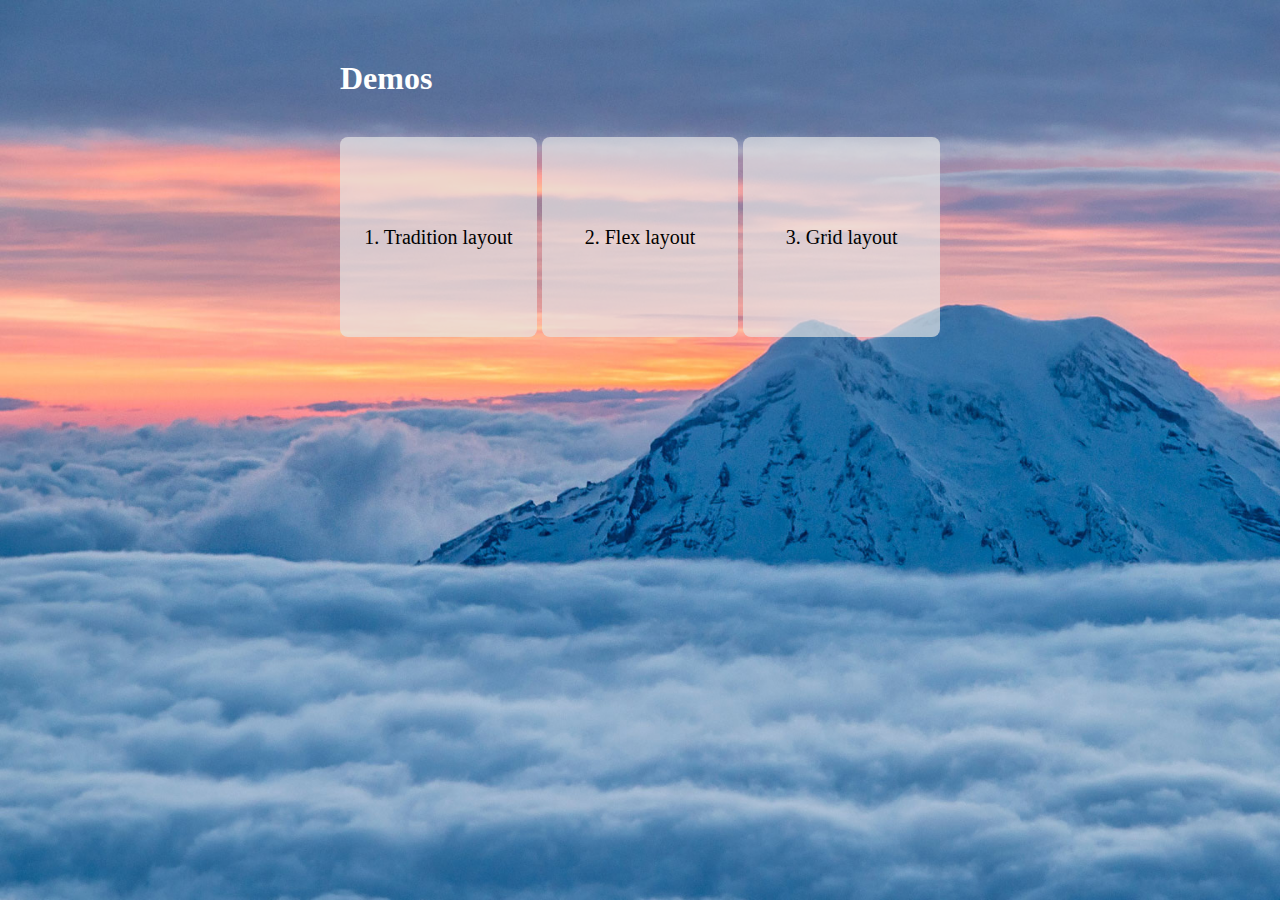
<file: index.html>
<!DOCTYPE html>
<html lang="zh-cn">
<head>
	<meta charset="UTF-8">
    <meta name="viewport" content="width=device-width, initial-scale=1.0">
    <title>N-index Github Pages</title>
    <link rel="stylesheet" href="css/index.css">
</head>
<body>
<div class="container">
	<h1>Demos</h1>
    <div class="demos">
        <a href="demo-1.html" class="demos__item" target="_blank">1. Tradition layout</a>
        <a href="demo-2.html" class="demos__item" target="_blank">2. Flex layout</a>
        <a href="demo-3.html" class="demos__item" target="_blank">3. Grid layout</a>
    </div>
</div>
</body>
</html>
</file>
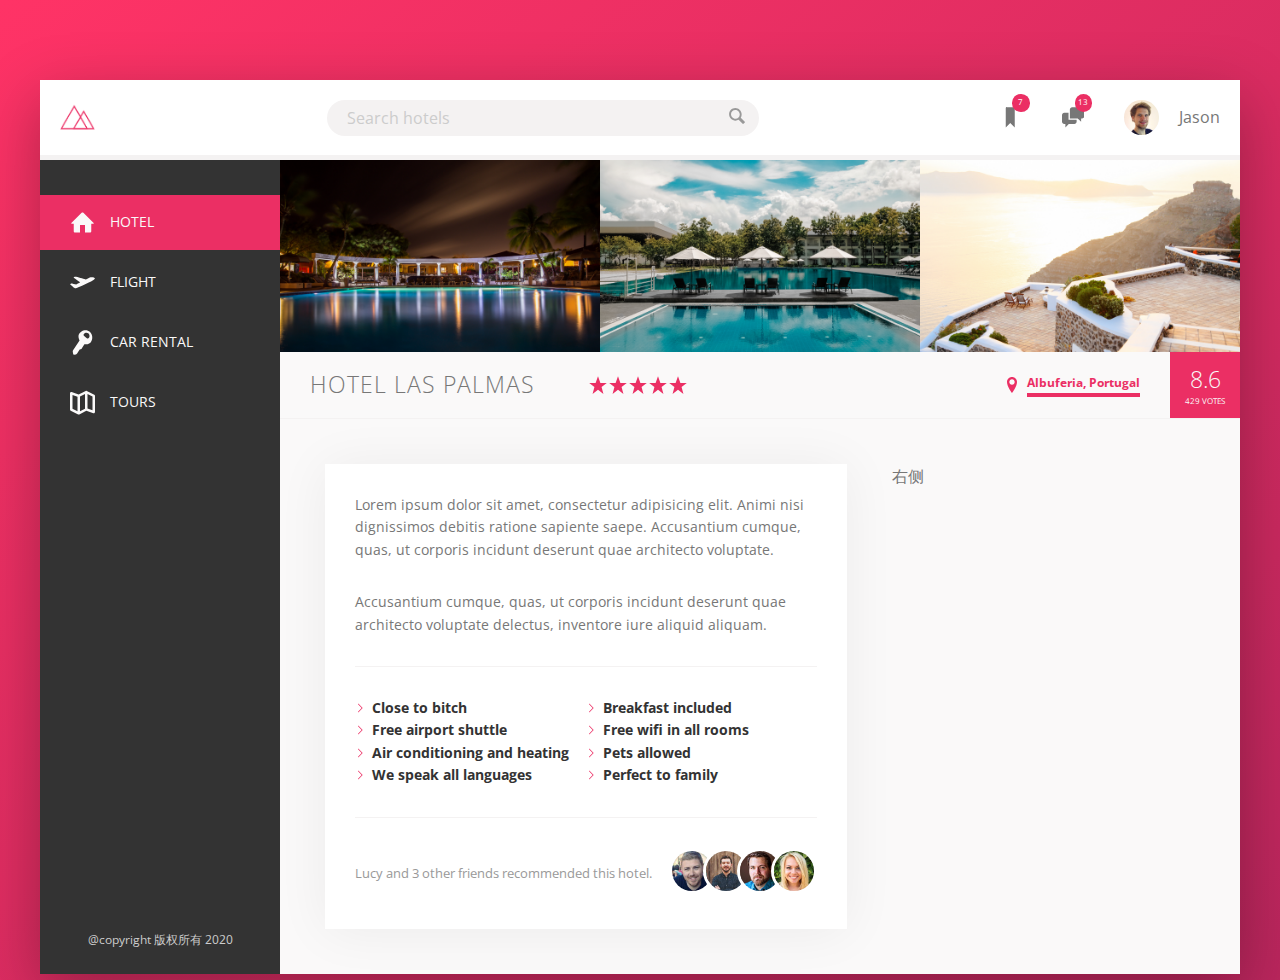
<file: demo-2.html>
<!DOCTYPE html>
<html lang="en">
<head>
    <meta charset="UTF-8">
    <meta name="viewport" content="width=device-width, initial-scale=1.0">

    <link href="https://fonts.googleapis.com/css?family=Open+Sans:300,400,600" rel="stylesheet">
    <link rel="stylesheet" href="css/demo-2.css">
    <link rel="shortcut icon" type="image/png" href="img/demo-2/favicon.png">

    <title>trillo &mdash; Your all-in-one booking app</title>
</head>
<body>
<div class="container">
    <header class="header">
        <img src="img/demo-2/favicon.png" alt="trillo logo" class="logo">

        <form action="#" class="search">
            <input type="text" class="search__input" placeholder="Search hotels">
            <button class="search__button">
                <svg class="search__icon">
                    <use xlink:href="img/demo-2/sprite.svg#icon-magnifying-glass"></use>
                </svg>
            </button>
        </form>

        <nav class="user-nav">
            <div class="user-nav__icon-box">
                <svg class="user-nav__icon">
                    <use xlink:href="img/demo-2/sprite.svg#icon-bookmark"></use>
                </svg>
                <span class="user-nav__notification">7</span>
            </div>

            <div class="user-nav__icon-box">
                <svg class="user-nav__icon">
                    <use xlink:href="img/demo-2/sprite.svg#icon-chat"></use>
                </svg>
                <span class="user-nav__notification">13</span>
            </div>

            <div class="user-nav__user">
                <img src="img/demo-2/user.jpg" alt="user.jpg" class="user-nav__user-photo">
                <span class="user-nav__user-name">Jason</span>
            </div>
        </nav>
    </header>

    <div class="content">
        <nav class="sidebar">
            <ul class="side-nav">
                <li class="side-nav__item side-nav__item--active">
                    <a href="#" class="side-nav__link">
                        <svg class="side-nav__icon">
                            <use xlink:href="img/demo-2/sprite.svg#icon-home"></use>
                        </svg>
                        Hotel
                    </a>
                </li>

                <li class="side-nav__item">
                    <a href="#" class="side-nav__link">
                        <svg class="side-nav__icon">
                            <use xlink:href="img/demo-2/sprite.svg#icon-aircraft-take-off"></use>
                        </svg>
                        Flight
                    </a>
                </li>

                <li class="side-nav__item">
                    <a href="#" class="side-nav__link">
                        <svg class="side-nav__icon">
                            <use xlink:href="img/demo-2/sprite.svg#icon-key"></use>
                        </svg>
                        Car rental
                    </a>
                </li>

                <li class="side-nav__item">
                    <a href="#" class="side-nav__link">
                        <svg class="side-nav__icon">
                            <use xlink:href="img/demo-2/sprite.svg#icon-map"></use>
                        </svg>
                        Tours
                    </a>
                </li>
            </ul>

            <div class="license">@copyright 版权所有 2020</div>
        </nav>
        <main class="hotel-view">
            <div class="gallery">
                <figure class="gallery__item">
                    <img src="img/demo-2/hotel-1.jpg" alt="hotel 1" class="gallery__photo">
                </figure>
                <figure class="gallery__item">
                    <img src="img/demo-2/hotel-2.jpg" alt="hotel 2" class="gallery__photo">
                </figure><figure class="gallery__item">
                <img src="img/demo-2/hotel-3.jpg" alt="hotel 3" class="gallery__photo">
            </figure>
            </div>

            <div class="overview">
                <span class="overview__title">HOTEL LAS PALMAS</span>
                <div class="overview__rating">
                    <svg class="overview__rating-icon">
                        <use xlink:href="img/demo-2/sprite.svg#icon-star"></use>
                    </svg>
                    <svg class="overview__rating-icon">
                        <use xlink:href="img/demo-2/sprite.svg#icon-star"></use>
                    </svg>
                    <svg class="overview__rating-icon">
                        <use xlink:href="img/demo-2/sprite.svg#icon-star"></use>
                    </svg>
                    <svg class="overview__rating-icon">
                        <use xlink:href="img/demo-2/sprite.svg#icon-star"></use>
                    </svg>
                    <svg class="overview__rating-icon">
                        <use xlink:href="img/demo-2/sprite.svg#icon-star"></use>
                    </svg>
                </div>
                <div class="overview__location">
                    <svg class="overview__location-icon">
                        <use xlink:href="img/demo-2/sprite.svg#icon-location-pin"></use>
                    </svg>
                    <span class="overview__location-text">
                                Albuferia, Portugal
                            </span>
                </div>
                <div class="overview__score">
                    <span class="overview__score-number">8.6</span>
                    <span class="overview__score-vote">429 VOTES</span>
                </div>
            </div>

            <div class="detail">
                <div class="description">
                    <p class="paragraph">Lorem ipsum dolor sit amet, consectetur adipisicing elit. Animi nisi dignissimos debitis ratione sapiente saepe. Accusantium cumque, quas, ut corporis incidunt deserunt quae architecto voluptate.</p>
                    <p class="paragraph">Accusantium cumque, quas, ut corporis incidunt deserunt quae architecto voluptate delectus, inventore iure aliquid aliquam.</p>
                    <ul class="list">
                        <li class="list__item">Close to bitch</li>
                        <li class="list__item">Breakfast included</li>
                        <li class="list__item">Free airport shuttle</li>
                        <li class="list__item">Free wifi in all rooms</li>
                        <li class="list__item">Air conditioning and heating</li>
                        <li class="list__item">Pets allowed</li>
                        <li class="list__item">We speak all languages</li>
                        <li class="list__item">Perfect to family</li>
                    </ul>
                    <div class="recommend">
                        <p class="recommend__count">
                            Lucy and 3 other friends recommended this hotel.
                        </p>
                        <div class="recommend__friends">
                            <img class="recommend__photo" src="img/demo-2/user-3.jpg" alt="user-1 photo">
                            <img class="recommend__photo" src="img/demo-2/user-4.jpg" alt="user-2 photo">
                            <img class="recommend__photo" src="img/demo-2/user-5.jpg" alt="user-3 photo">
                            <img class="recommend__photo" src="img/demo-2/user-6.jpg" alt="user-4 photo">
                        </div>
                    </div>
                </div>

                <div class="user-reviews">右侧</div>
            </div>


        </main>
    </div>
</div>
</body>
</html>
</file>
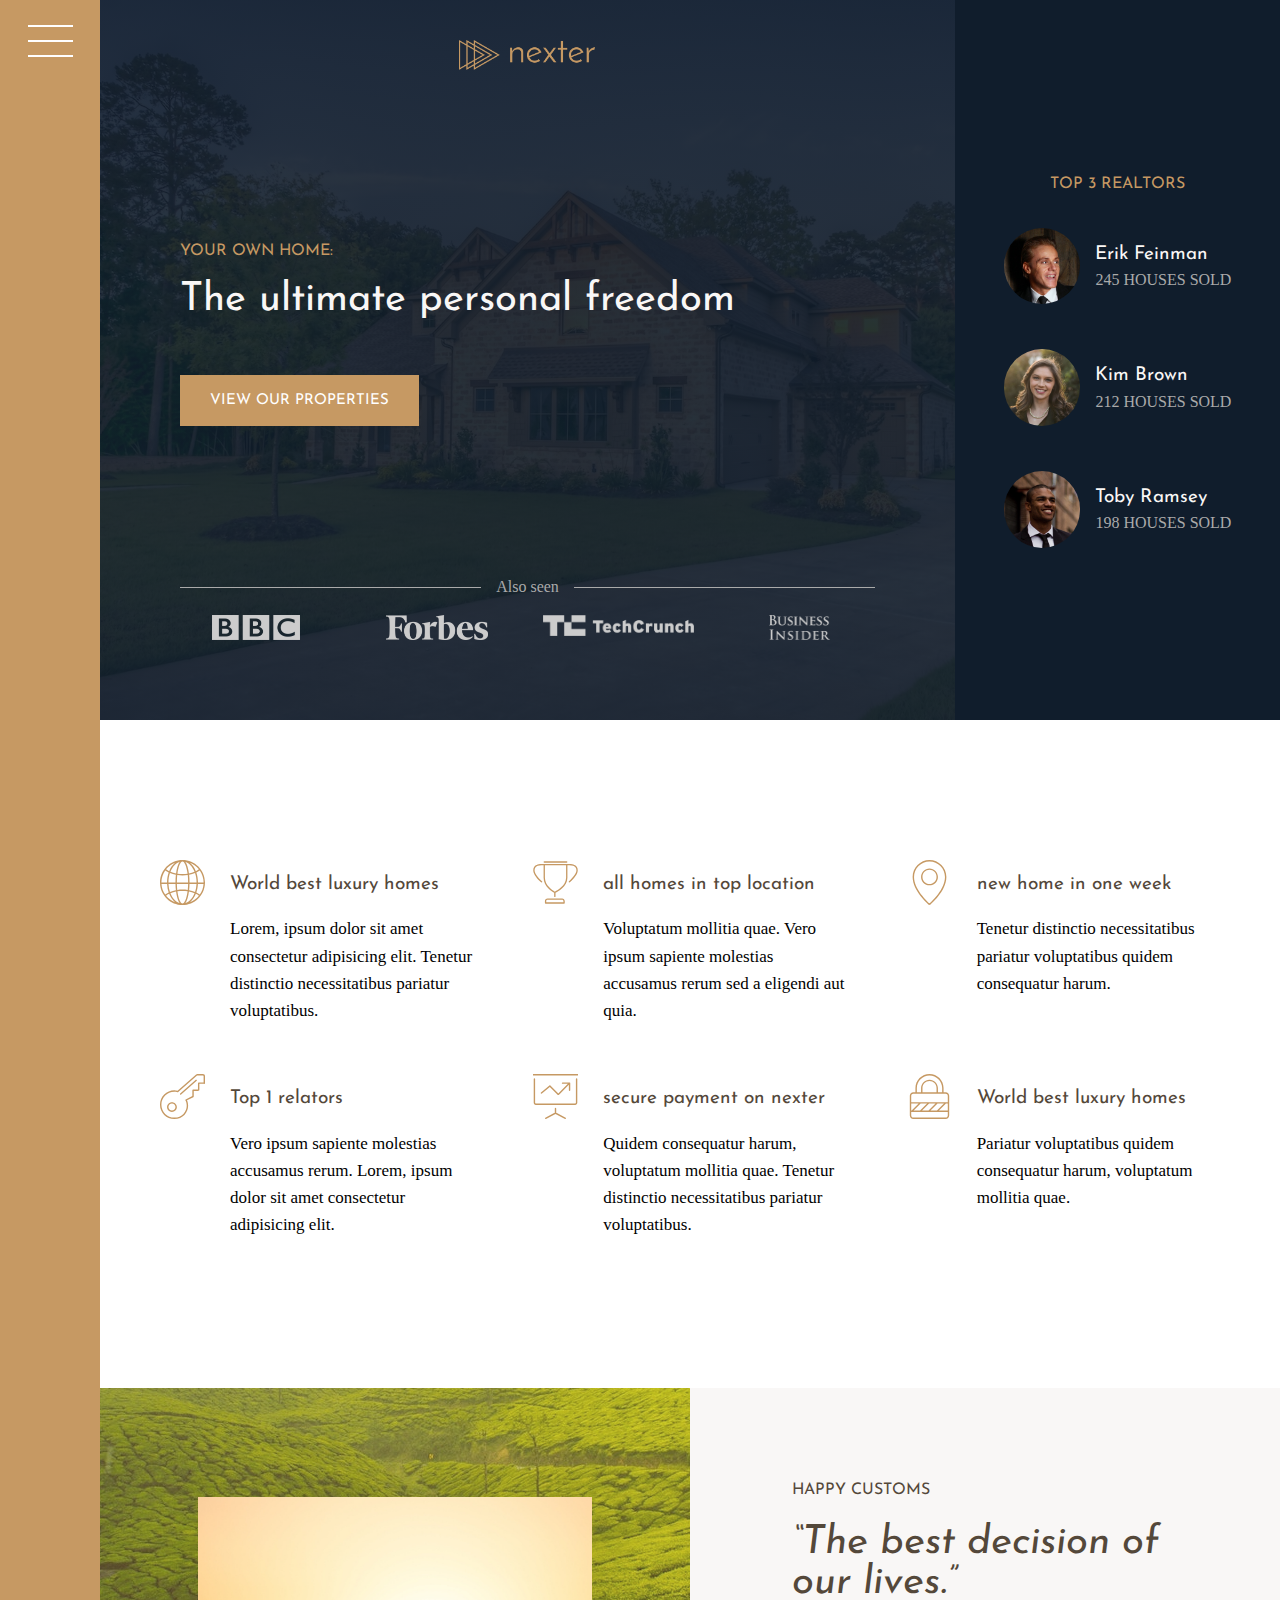
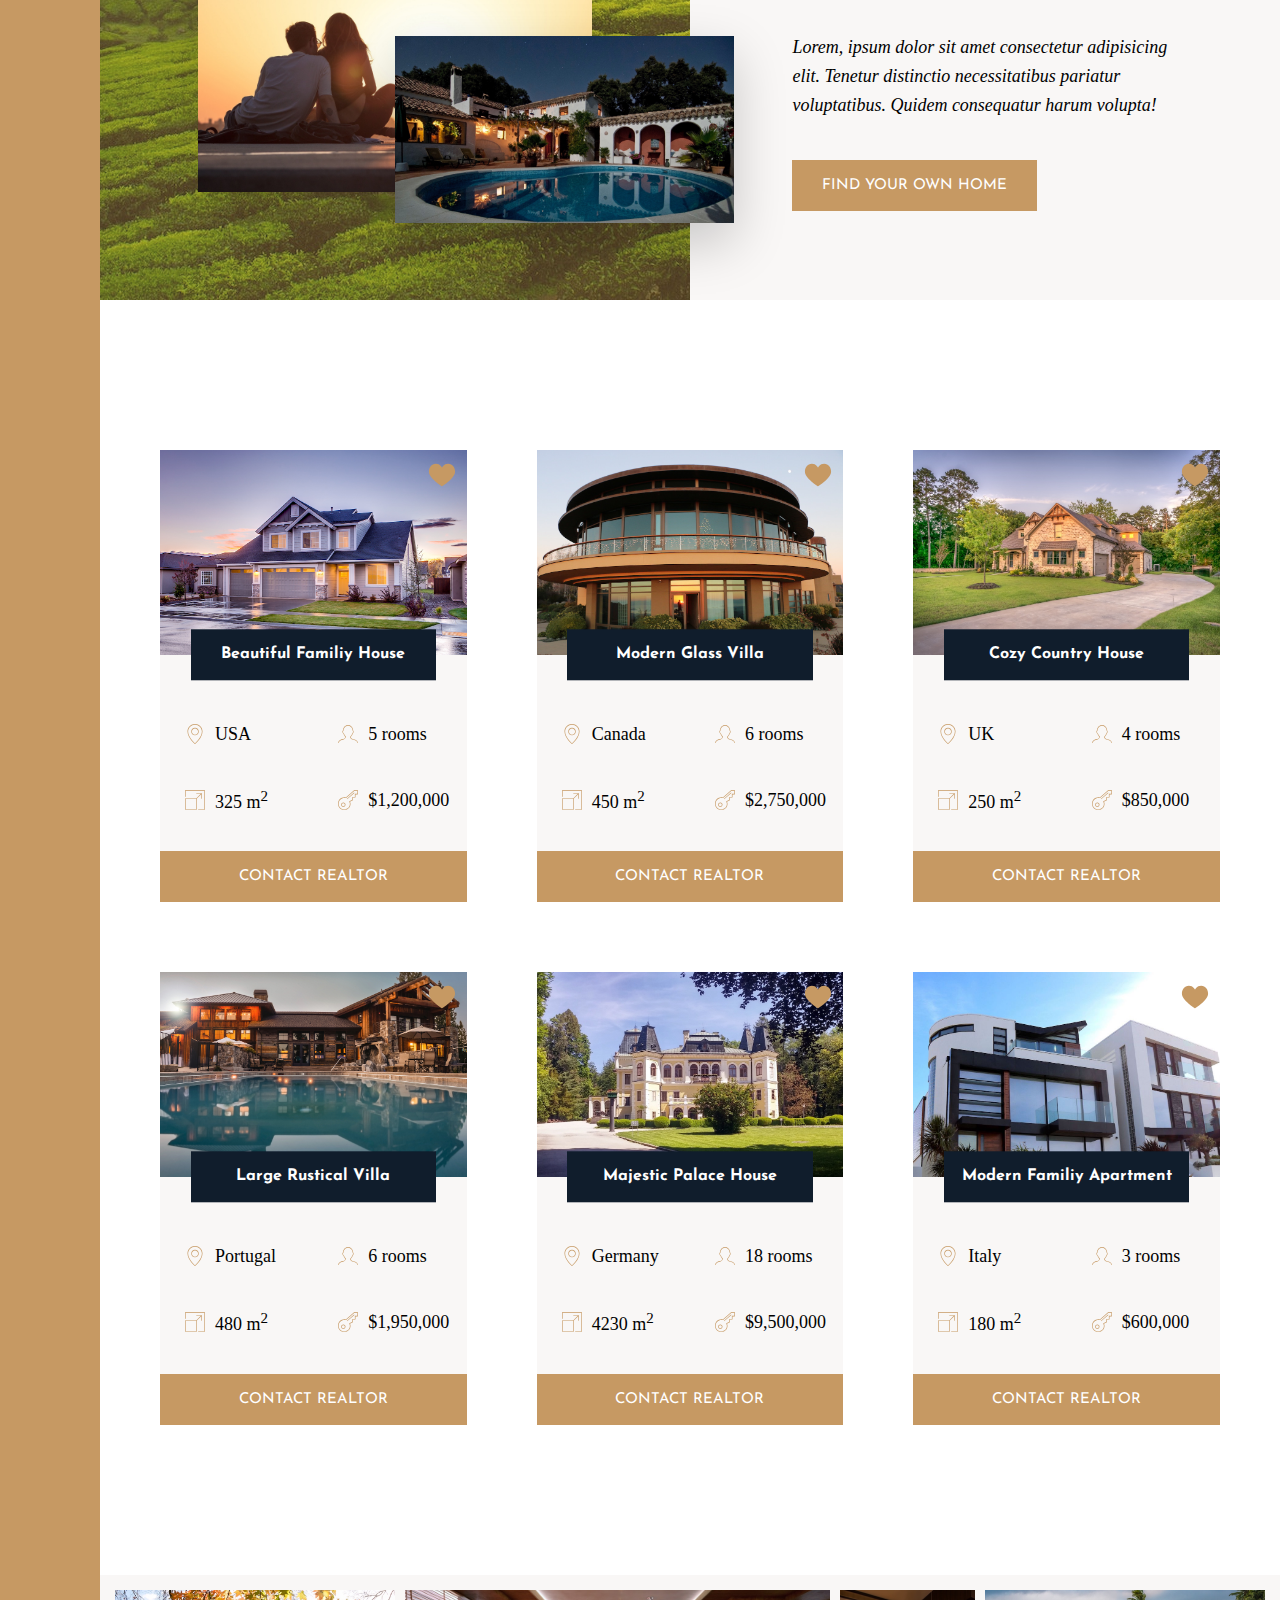
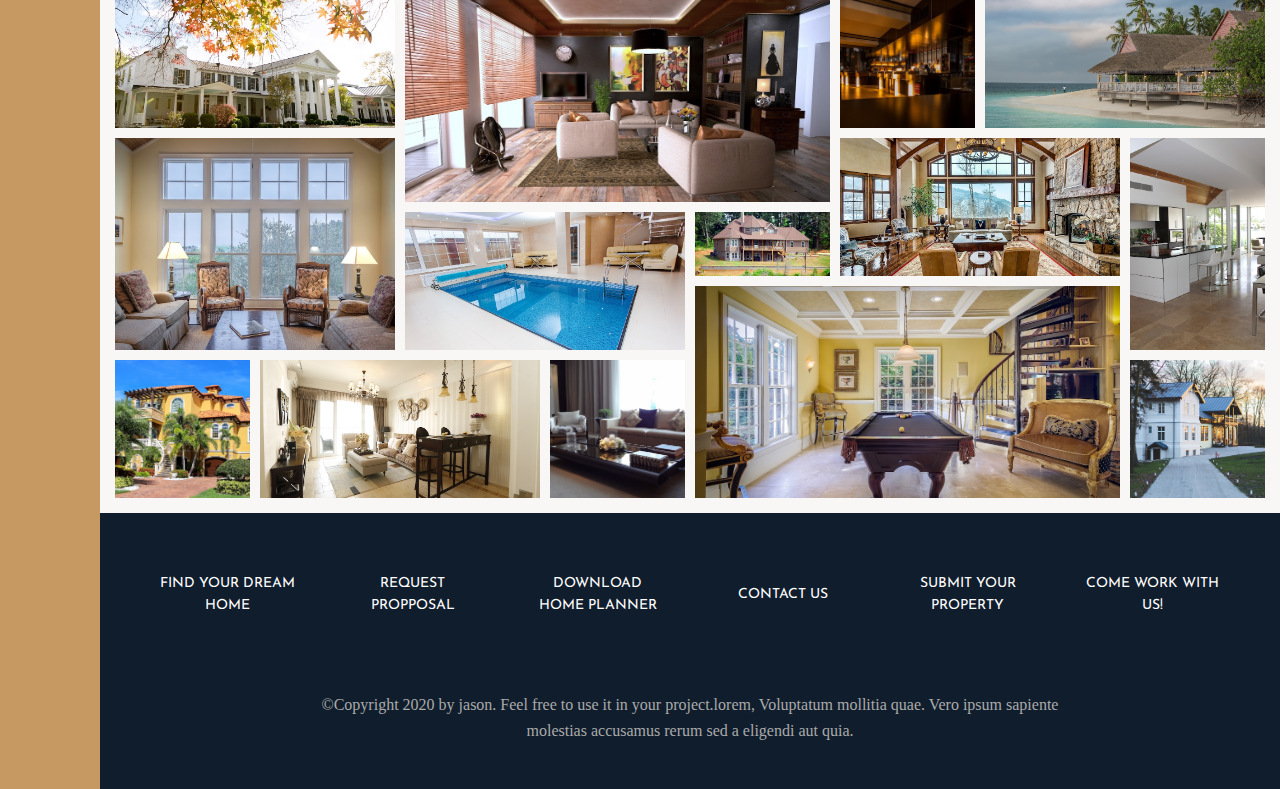
<file: demo-3.html>
<!DOCTYPE html>
<html lang="en">

<head>
    <meta charset="UTF-8">
    <meta name="viewport" content="width=device-width, initial-scale=1.0">
    <meta http-equiv="X-UA-Compatible" content="ie=edge">

    <link href="https://fonts.googleapis.com/css?family=Josefin+Sans:300,400,400i|Nunito:300,300i" rel="stylesheet">
    <link rel="stylesheet" href="css/demo-3.css">
    <link rel="shortcut icon" type="image/png" href="img/demo-3/favicon.png">

    <title>nexter &mdash; your home, your freedom</title>
</head>

<body class="container">
<div class="sidebar">
    <button class="sidebar__btn"></button>
</div>

<header class="header">
    <img src="img/demo-3/logo.png" alt="header logo" class="header__logo">
    <h3 class="heading-3">YOUR OWN HOME:</h3>
    <h1 class="heading-1">The ultimate personal freedom</h1>
    <button class="btn header__btn">VIEW OUR PROPERTIES</button>
    <div class="header__seen-text">Also seen</div>
    <div class="header__seen-logos">
        <img src="img/demo-3/logo-bbc.png" alt="logo bbc">
        <img src="img/demo-3/logo-forbes.png" alt="logo forbes">
        <img src="img/demo-3/logo-techcrunch.png" alt="logo techcrunch">
        <img src="img/demo-3/logo-bi.png" alt="logo bi">
    </div>
</header>

<div class="relators">
    <h3 class="heading-3">TOP 3 REALTORS</h3>
    <div class="relators__list">
        <img src="img/demo-3/realtor-1.jpeg" alt="Realtor 1" class="relators__img">
        <div class="relators__details">
            <h4 class="heading-4 heading-4--light">Erik Feinman</h4>
            <p class="relators__sold">245 houses sold</p>
        </div>

        <img src="img/demo-3/realtor-2.jpeg" alt="Realtor 2" class="relators__img">
        <div class="relators__details">
            <h4 class="heading-4 heading-4--light">Kim Brown</h4>
            <p class="relators__sold">212 houses sold</p>
        </div>

        <img src="img/demo-3/realtor-3.jpeg" alt="Realtor 3" class="relators__img">
        <div class="relators__details">
            <h4 class="heading-4 heading-4--light">Toby Ramsey</h4>
            <p class="relators__sold">198 houses sold</p>
        </div>
    </div>
</div>

<div class="features">
    <div class="feature">
        <svg class="feature__icon">
            <use xlink:href="img/demo-3/sprite.svg#icon-global"></use>
        </svg>
        <h4 class="heading-4  heading-4--dark">World best luxury homes</h4>
        <p class="feature__text">
            Lorem, ipsum dolor sit amet consectetur adipisicing elit. Tenetur distinctio necessitatibus pariatur
            voluptatibus.
        </p>
    </div>

    <div class="feature">
        <svg class="feature__icon">
            <use xlink:href="img/demo-3/sprite.svg#icon-trophy"></use>
        </svg>
        <h4 class="heading-4  heading-4--dark">all homes in top location</h4>
        <p class="feature__text">
            Voluptatum mollitia quae. Vero ipsum sapiente molestias accusamus rerum sed a eligendi aut quia.
        </p>
    </div>
    <div class="feature">
        <svg class="feature__icon">
            <use xlink:href="img/demo-3/sprite.svg#icon-map-pin"></use>
        </svg>
        <h4 class="heading-4 heading-4--dark">new home in one week</h4>
        <p class="feature__text">
            Tenetur distinctio necessitatibus pariatur voluptatibus quidem consequatur harum.
        </p>
    </div>
    <div class="feature">
        <svg class="feature__icon">
            <use xlink:href="img/demo-3/sprite.svg#icon-key"></use>
        </svg>
        <h4 class="heading-4 heading-4--dark">Top 1 relators</h4>
        <p class="feature__text">
            Vero ipsum sapiente molestias accusamus rerum. Lorem, ipsum dolor sit amet consectetur adipisicing elit.
        </p>
    </div>
    <div class="feature">
        <svg class="feature__icon">
            <use xlink:href="img/demo-3/sprite.svg#icon-presentation"></use>
        </svg>
        <h4 class="heading-4 heading-4--dark">secure payment on nexter</h4>
        <p class="feature__text">
            Quidem consequatur harum, voluptatum mollitia quae. Tenetur distinctio necessitatibus pariatur
            voluptatibus.
        </p>
    </div>
    <div class="feature">
        <svg class="feature__icon">
            <use xlink:href="img/demo-3/sprite.svg#icon-lock"></use>
        </svg>
        <h4 class="heading-4 heading-4--dark">World best luxury homes</h4>
        <p class="feature__text">
            Pariatur voluptatibus quidem consequatur harum, voluptatum mollitia quae.
        </p>
    </div>
</div>

<div class="story__pictures">
    <img class="story__img--1" src="img/demo-3/story-1.jpeg" alt="Couple with new house">
    <img class="story__img--2" src="img/demo-3/story-2.jpeg" alt="New house">

</div>

<div class="story__content">
    <h3 class="heading-3 heading-3--dark mb-sm">Happy customs</h3>
    <h2 class="heading-2 heading-2--dark mb-md">&ldquo;The best decision of our lives.&rdquo;</h2>
    <p class="story__text">
        Lorem, ipsum dolor sit amet consectetur adipisicing elit. Tenetur distinctio necessitatibus pariatur
        voluptatibus. Quidem consequatur harum volupta!
    </p>
    <button class="btn">find your own home</button>
</div>

<section class="homes">
    <div class="home">
        <img src="img/demo-3/house-1.jpeg" alt="House 1" class="home__img">
        <svg class="home__like">
            <use xlink:href="img/demo-3/sprite.svg#icon-heart-full"></use>
        </svg>
        <h5 class="home__name">Beautiful Familiy House</h5>
        <div class="home__location">
            <svg>
                <use xlink:href="img/demo-3/sprite.svg#icon-map-pin"></use>
            </svg>
            <p>USA</p>
        </div>
        <div class="home__rooms">
            <svg>
                <use xlink:href="img/demo-3/sprite.svg#icon-profile-male"></use>
            </svg>
            <p>5 rooms</p>
        </div>
        <div class="home__area">
            <svg>
                <use xlink:href="img/demo-3/sprite.svg#icon-expand"></use>
            </svg>
            <p>325 m<sup>2</sup></p>
        </div>
        <div class="home__price">
            <svg>
                <use xlink:href="img/demo-3/sprite.svg#icon-key"></use>
            </svg>
            <p>$1,200,000</p>
        </div>
        <button class="btn home__btn">Contact realtor</button>
    </div>


    <div class="home">
        <img src="img/demo-3/house-2.jpeg" alt="House 2" class="home__img">
        <svg class="home__like">
            <use xlink:href="img/demo-3/sprite.svg#icon-heart-full"></use>
        </svg>
        <h5 class="home__name">Modern Glass Villa</h5>
        <div class="home__location">
            <svg>
                <use xlink:href="img/demo-3/sprite.svg#icon-map-pin"></use>
            </svg>
            <p>Canada</p>
        </div>
        <div class="home__rooms">
            <svg>
                <use xlink:href="img/demo-3/sprite.svg#icon-profile-male"></use>
            </svg>
            <p>6 rooms</p>
        </div>
        <div class="home__area">
            <svg>
                <use xlink:href="img/demo-3/sprite.svg#icon-expand"></use>
            </svg>
            <p>450 m<sup>2</sup></p>
        </div>
        <div class="home__price">
            <svg>
                <use xlink:href="img/demo-3/sprite.svg#icon-key"></use>
            </svg>
            <p>$2,750,000</p>
        </div>
        <button class="btn home__btn">Contact realtor</button>
    </div>

    <div class="home">
        <img src="img/demo-3/house-3.jpeg" alt="House 3" class="home__img">
        <svg class="home__like">
            <use xlink:href="img/demo-3/sprite.svg#icon-heart-full"></use>
        </svg>
        <h5 class="home__name">Cozy Country House</h5>
        <div class="home__location">
            <svg>
                <use xlink:href="img/demo-3/sprite.svg#icon-map-pin"></use>
            </svg>
            <p>UK</p>
        </div>
        <div class="home__rooms">
            <svg>
                <use xlink:href="img/demo-3/sprite.svg#icon-profile-male"></use>
            </svg>
            <p>4 rooms</p>
        </div>
        <div class="home__area">
            <svg>
                <use xlink:href="img/demo-3/sprite.svg#icon-expand"></use>
            </svg>
            <p>250 m<sup>2</sup></p>
        </div>
        <div class="home__price">
            <svg>
                <use xlink:href="img/demo-3/sprite.svg#icon-key"></use>
            </svg>
            <p>$850,000</p>
        </div>
        <button class="btn home__btn">Contact realtor</button>
    </div>

    <div class="home">
        <img src="img/demo-3/house-4.jpeg" alt="House 4" class="home__img">
        <svg class="home__like">
            <use xlink:href="img/demo-3/sprite.svg#icon-heart-full"></use>
        </svg>
        <h5 class="home__name">Large Rustical Villa</h5>
        <div class="home__location">
            <svg>
                <use xlink:href="img/demo-3/sprite.svg#icon-map-pin"></use>
            </svg>
            <p>Portugal</p>
        </div>
        <div class="home__rooms">
            <svg>
                <use xlink:href="img/demo-3/sprite.svg#icon-profile-male"></use>
            </svg>
            <p>6 rooms</p>
        </div>
        <div class="home__area">
            <svg>
                <use xlink:href="img/demo-3/sprite.svg#icon-expand"></use>
            </svg>
            <p>480 m<sup>2</sup></p>
        </div>
        <div class="home__price">
            <svg>
                <use xlink:href="img/demo-3/sprite.svg#icon-key"></use>
            </svg>
            <p>$1,950,000</p>
        </div>
        <button class="btn home__btn">Contact realtor</button>
    </div>

    <div class="home">
        <img src="img/demo-3/house-5.jpeg" alt="House 5" class="home__img">
        <svg class="home__like">
            <use xlink:href="img/demo-3/sprite.svg#icon-heart-full"></use>
        </svg>
        <h5 class="home__name">Majestic Palace House</h5>
        <div class="home__location">
            <svg>
                <use xlink:href="img/demo-3/sprite.svg#icon-map-pin"></use>
            </svg>
            <p>Germany</p>
        </div>
        <div class="home__rooms">
            <svg>
                <use xlink:href="img/demo-3/sprite.svg#icon-profile-male"></use>
            </svg>
            <p>18 rooms</p>
        </div>
        <div class="home__area">
            <svg>
                <use xlink:href="img/demo-3/sprite.svg#icon-expand"></use>
            </svg>
            <p>4230 m<sup>2</sup></p>
        </div>
        <div class="home__price">
            <svg>
                <use xlink:href="img/demo-3/sprite.svg#icon-key"></use>
            </svg>
            <p>$9,500,000</p>
        </div>
        <button class="btn home__btn">Contact realtor</button>
    </div>

    <div class="home">
        <img src="img/demo-3/house-6.jpeg" alt="House 6" class="home__img">
        <svg class="home__like">
            <use xlink:href="img/demo-3/sprite.svg#icon-heart-full"></use>
        </svg>
        <h5 class="home__name">Modern Familiy Apartment</h5>
        <div class="home__location">
            <svg>
                <use xlink:href="img/demo-3/sprite.svg#icon-map-pin"></use>
            </svg>
            <p>Italy</p>
        </div>
        <div class="home__rooms">
            <svg>
                <use xlink:href="img/demo-3/sprite.svg#icon-profile-male"></use>
            </svg>
            <p>3 rooms</p>
        </div>
        <div class="home__area">
            <svg>
                <use xlink:href="img/demo-3/sprite.svg#icon-expand"></use>
            </svg>
            <p>180 m<sup>2</sup></p>
        </div>
        <div class="home__price">
            <svg>
                <use xlink:href="img/demo-3/sprite.svg#icon-key"></use>
            </svg>
            <p>$600,000</p>
        </div>
        <button class="btn home__btn">Contact realtor</button>
    </div>
</section>

<section class="gallery">
    <img src="img/demo-3/gal-1.jpeg" alt="1" class="gallery__img gallery__img-1">
    <img src="img/demo-3/gal-2.jpeg" alt="2" class="gallery__img gallery__img-2">
    <img src="img/demo-3/gal-3.jpeg" alt="3" class="gallery__img gallery__img-3">
    <img src="img/demo-3/gal-4.jpeg" alt="4" class="gallery__img gallery__img-4">
    <img src="img/demo-3/gal-5.jpeg" alt="5" class="gallery__img gallery__img-5">
    <img src="img/demo-3/gal-6.jpeg" alt="6" class="gallery__img gallery__img-6">
    <img src="img/demo-3/gal-7.jpeg" alt="7" class="gallery__img gallery__img-7">
    <img src="img/demo-3/gal-8.jpeg" alt="8" class="gallery__img gallery__img-8">
    <img src="img/demo-3/gal-9.jpeg" alt="9" class="gallery__img gallery__img-9">
    <img src="img/demo-3/gal-10.jpeg" alt="10" class="gallery__img gallery__img-10">
    <img src="img/demo-3/gal-11.jpeg" alt="11" class="gallery__img gallery__img-11">
    <img src="img/demo-3/gal-12.jpeg" alt="12" class="gallery__img gallery__img-12">
    <img src="img/demo-3/gal-13.jpeg" alt="13" class="gallery__img gallery__img-13">
    <img src="img/demo-3/gal-14.jpeg" alt="14" class="gallery__img gallery__img-14">
</section>

<footer class="footer">

    <ul class="footer__list">
        <li class="footer__item"><a class="footer__link" href="#">Find your dream home</a></li>
        <li class="footer__item"><a class="footer__link" href="#">request propposal</a></li>
        <li class="footer__item"><a class="footer__link" href="#">download home planner</a></li>
        <li class="footer__item"><a class="footer__link" href="#">contact us</a></li>
        <li class="footer__item"><a class="footer__link" href="#">submit your property</a></li>
        <li class="footer__item"><a class="footer__link" href="#">come work with us!</a></li>
    </ul>

    <p class="copyright">&copy;Copyright 2020 by jason. Feel free to use it in your project.lorem,
        Voluptatum mollitia quae. Vero ipsum sapiente molestias accusamus rerum sed a eligendi aut quia.
    </p>

</footer>

</body>

</html>
</file>
<file: css/index.css>
*,
*::before,
*::after{
    margin: 0;
    padding: 0;
    box-sizing: inherit;
}
:root{
    box-sizing: border-box;
}
a,
a:visited,
a:link{
    outline: none;
    text-decoration: none;
}

body {
    width: 100%;
    background-image: url("../img/bg-1.jpg");
    background-color: cadetblue;
    background-repeat: no-repeat;
    /*background: url("https://raw.githubusercontent.com/N-index/N-index.github.io/master/stock-photo-283407347.jpg") center center no-repeat;*/
    background-size: cover;
    position: relative;
    min-height: 100vh;
}

.container{
    width: 60%;
    max-width: 600px;
    margin: 0 auto;
    padding-top: 60px;
    color: white;
}
.demos{
    margin-top: 40px;
    display: grid;
    grid-template-columns: repeat(auto-fit, minmax(150px, 1fr));
    grid-gap: 5px;
}
.demos__item{
    height: 200px;
    background: rgba(230, 230, 230, 0.67);
    border-radius: 8px;
    font-size: 20px;
    transition: all .3s ease-in-out;
    color: black;
    display: flex;
    justify-content: center;
    align-items: center;
}
.demos__item:hover{
    transform: translateY(-5px);
}
</file>
<file: css/demo-2.css>
:root {
    --color-primary:#eb2f64;
    --color-primary-light:#FF3366;
    --color-primary-dark:#BA265D;
    --color-grey-light-1:#faf9f9;
    --color-grey-light-2:#f4f2f2;
    --color-grey-light-3:#f0eeee;
    --color-grey-light-4:#ccc;
    --color-grey-dark-1:#333;
    --color-grey-dark-2:#777;
    --color-grey-dark-3:#999;
    --shadow-dark: 0 2rem 6rem rgba(0,0,0,.3);
    --shadow-light: 0 .2rem 5rem rgba(0,0,0,.06);
    --line-thin:1px solid var(--color-grey-light-2) ;
    --line-heavy:5px solid var(--color-grey-light-2) ; }

* {
    margin: 0;
    padding: 0; }

*,
*::before,
*::after {
    box-sizing: inherit; }

html {
    box-sizing: border-box;
    font-size: 62.5%; }

body {
    font-family: "Open Sans", sans-serif;
    font-weight: 400;
    line-height: 1.6;
    color: var(--color-grey-dark-2);
    font-size: 1.6rem;
    background-image: linear-gradient(to bottom right, var(--color-primary-light), var(--color-primary-dark));
    background-size: cover;
    background-repeat: no-repeat;
    min-height: 100vh; }

.container {
    max-width: 120rem;
    min-height: 50rem;
    margin: 8rem auto;
    background-color: var(--color-grey-light-1);
    box-shadow: var(--shadow-dark);
    display: flex;
    flex-direction: column; }

.header {
    background-color: #fff;
    border-bottom: var(--line-heavy);
    display: flex;
    justify-content: space-between;
    align-items: center;
    min-height: 8rem; }

.content {
    display: flex;
    flex: 1; }

.sidebar {
    flex: 0 0 20%;
    background-color: var(--color-grey-dark-1);
    display: flex;
    flex-direction: column;
    justify-content: space-between; }

.hotel-view {
    background-color: var(--color-grey-light-2);
    flex: 1;
    display: flex;
    flex-direction: column; }

.detail {
    display: flex;
    padding: 4.5rem;
    background-color: var(--color-grey-light-1); }

.description {
    flex: 0 0 60%;
    font-size: 1.4rem;
    background-color: #fff;
    padding: 3rem;
    margin-right: 4.5rem;
    box-shadow: var(--shadow-light); }

.user-reviews {
    flex: 1; }

.logo {
    height: 3.5rem;
    width: 3.5rem;
    margin-left: 2rem; }

.search {
    flex: 0 0 40%;
    display: flex;
    justify-content: center;
    align-items: center; }
.search__input {
    font-family: inherit;
    font-size: inherit;
    color: inherit;
    background-color: var(--color-grey-light-2);
    width: 90%;
    border: none;
    border-radius: 200px;
    padding: .7rem 2rem;
    margin-right: -3.25rem;
    transition: all .2s; }
.search__input:focus {
    outline: none;
    width: 100%;
    background-color: var(--color-grey-light-3); }
.search__input::-webkit-input-placeholder {
    color: var(--color-grey-light-4); }
.search__input:focus + .search__button {
    background-color: var(--color-grey-light-3); }
.search__button {
    border: none;
    background-color: var(--color-grey-light-2); }
.search__button:focus {
    outline: none; }
.search__button:active {
    transform: translateY(2px); }
.search__icon {
    height: 2rem;
    width: 2rem;
    fill: var(--color-grey-dark-3); }

.user-nav {
    align-self: stretch;
    display: flex;
    align-items: stretch; }
.user-nav > * {
    padding: 0 2rem;
    cursor: pointer;
    transition: all .2s;
    display: flex;
    align-items: center; }
.user-nav > *:hover {
    background-color: var(--color-grey-light-2); }
.user-nav__icon-box {
    display: flex;
    position: relative; }
.user-nav__icon {
    width: 2.25rem;
    height: 2.25rem;
    fill: var(--color-grey-dark-2); }
.user-nav__notification {
    position: absolute;
    top: 1.4rem;
    right: 1.2rem;
    font-size: .8rem;
    width: 1.75rem;
    height: 1.75rem;
    border-radius: 50%;
    background-color: var(--color-primary);
    color: #fff;
    display: flex;
    justify-content: center;
    align-items: center; }
.user-nav__user-photo {
    height: 3.5rem;
    border-radius: 50%;
    margin-right: 2rem; }

.side-nav {
    list-style: none;
    margin-top: 3.5rem; }
.side-nav__item {
    position: relative; }
.side-nav__item:not(:last-child) {
    margin-bottom: .5rem; }
.side-nav__item::before {
    content: "";
    position: absolute;
    top: 0;
    left: 0;
    height: 100%;
    width: .5rem;
    background-color: var(--color-primary);
    transition: transform 0.2s, width 0.5s cubic-bezier(1, 0, 0, 1) 0.2s, background-color 0.1s;
    transform-origin: center;
    transform: scaleY(0); }
.side-nav__item:active::before {
    background-color: var(--color-primary-light); }
.side-nav__item--active::before {
    transform: scaleY(1);
    width: 100%; }
.side-nav__item:hover::before {
    transform: scaleY(1);
    width: 100%; }
.side-nav__link, .side-nav__link:link, .side-nav__link:visited {
    text-decoration: none;
    position: relative;
    z-index: 5;
    padding: 1.5rem 3rem;
    font-size: 1.4rem;
    text-transform: uppercase;
    color: var(--color-grey-light-1);
    transition: all .2s;
    display: flex;
    align-items: center; }
.side-nav__icon {
    width: 2.5rem;
    height: 2.5rem;
    fill: currentColor;
    margin-right: 1.5rem; }

.license {
    font-size: 1.2rem;
    color: var(--color-grey-light-4);
    text-align: center;
    padding: 2.5rem; }

.gallery {
    display: flex; }
.gallery__photo {
    width: 100%;
    display: block; }

.overview {
    background-color: var(--color-grey-light-1);
    border-bottom: var(--line-thin);
    display: flex;
    align-items: center; }
.overview__title {
    font-size: 2.25rem;
    font-weight: 300;
    letter-spacing: 1px;
    padding: 1.5rem 3rem; }
.overview__rating {
    align-self: stretch;
    margin-right: auto;
    padding: 0 2.25rem;
    display: flex;
    align-items: center; }
.overview__rating-icon {
    width: 2rem;
    height: 2rem;
    fill: var(--color-primary); }
.overview__location {
    font-size: 1.2rem;
    display: flex;
    align-items: center; }
.overview__location-icon {
    width: 2rem;
    height: 2rem;
    fill: var(--color-primary);
    margin-right: .5rem; }
.overview__location-text {
    font-weight: 700;
    color: var(--color-primary);
    border-bottom: 0.4rem solid var(--color-primary); }
.overview__score {
    align-self: stretch;
    background-color: var(--color-primary);
    color: var(--color-grey-light-1);
    margin-left: 3rem;
    padding: 1rem 1.5rem;
    display: flex;
    flex-direction: column;
    justify-content: center;
    align-items: center; }
.overview__score-number {
    font-size: 2.25rem;
    font-weight: 300;
    margin-bottom: -3px; }
.overview__score-vote {
    font-size: .8rem;
    text-transform: uppercase; }

.paragraph:not(:last-of-type) {
    margin-bottom: 3rem; }

.list {
    border-top: var(--line-thin);
    border-bottom: var(--line-thin);
    margin: 3rem 0;
    padding: 3rem 0;
    list-style: none;
    display: flex;
    flex-wrap: wrap; }
.list__item {
    flex: 0 0 50%;
    font-size: 1.4rem;
    font-weight: 700;
    color: var(--color-grey-dark-1); }
.list__item::before {
    content: "";
    display: inline-block;
    width: 1rem;
    height: 1rem;
    margin-right: .7rem;
    background-color: var(--color-primary);
    -webkit-mask-image: url(../img/demo-2/chevron-thin-right.svg);
    -webkit-mask-size: cover; }

.recommend {
    font-size: 1.3rem;
    color: var(--color-grey-dark-3);
    display: flex;
    justify-content: space-between;
    align-items: center; }
.recommend__photo {
    box-sizing: content-box;
    width: 4rem;
    height: 4rem;
    border-radius: 50%;
    border: 3px solid #fff; }
.recommend__photo:not(:last-child) {
    margin-right: -1.5rem; }
</file>
<file: css/demo-3.css>
*,
*::before,
*::after {
    margin: 0;
    padding: 0;
    box-sizing: inherit; }

html {
    font-size: 62.5%;
    box-sizing: border-box; }

body {
    font-weight: 400;
    line-height: 1.6;
    color: var(--color-grey-dark-2);
    font-size: 1.6rem;
    background-image: linear-gradient(to bottom right, var(--color-primary-light), var(--color-primary-dark));
    background-size: cover;
    background-repeat: no-repeat;
    min-height: 100vh; }

.container {
    display: grid;
    grid-template-rows: 80vh min-content 40vw repeat(3, min-content);
    grid-template-columns: [sidebar-start] 10rem [sidebar-end full-start] minmax(6rem, 1fr) [center-start] repeat(8, [col-start] minmax(min-content, 14rem) [col-end]) [center-end] minmax(6rem, 1fr) [full-end]; }

.heading-1, .heading-2, .heading-3, .heading-4 {
    font-family: "Josefin Sans", sans-serif;
    font-weight: 400; }

.heading-1 {
    font-size: 4rem;
    color: #f9f7f6;
    line-height: 1; }

.heading-2 {
    font-size: 4rem;
    font-style: italic;
    line-height: 1; }
.heading-2--light {
    color: #f9f7f6; }
.heading-2--dark {
    color: #54483A; }

.heading-3 {
    font-size: 1.6rem;
    color: #c69963;
    text-transform: uppercase; }
.heading-3--light {
    color: #f9f7f6; }
.heading-3--dark {
    color: #54483A; }

.heading-4 {
    font-size: 1.9rem; }
.heading-4--light {
    color: #f9f7f6; }
.heading-4--dark {
    color: #54483A; }

.btn {
    border: none;
    background-color: #c69963;
    color: #fff;
    border-radius: 0;
    font-size: 1.5rem;
    font-family: "Josefin Sans", sans-serif;
    text-transform: uppercase;
    padding: 1.8rem 3rem;
    cursor: pointer;
    transition: all .2s; }
.btn:hover {
    background-color: #B28451; }

.mb-sm {
    margin-bottom: 2rem; }

.mb-md {
    margin-bottom: 3rem; }

.mb-lg {
    margin-bottom: 4rem; }

.mb-hg {
    margin-bottom: 8rem; }

.sidebar {
    background-color: #c69963;
    grid-row: 1 / -1;
    display: flex;
    justify-content: center; }
.sidebar__btn {
    margin-top: 4rem;
    border: none;
    border-radius: 0;
    width: 4.5rem;
    height: 2px;
    background-color: #fff;
    cursor: pointer; }
.sidebar__btn::before, .sidebar__btn::after {
    content: "";
    display: block;
    width: 4.5rem;
    height: 2px;
    background-color: #fff; }
.sidebar__btn::before {
    transform: translateY(-1.5rem); }
.sidebar__btn::after {
    transform: translateY(1.3rem); }

.header {
    grid-column: full-start / col-end 6;
    background-image: linear-gradient(rgba(16, 29, 44, 0.9), rgba(16, 29, 44, 0.9)), url(../img/demo-3/hero.jpeg);
    background-size: cover;
    display: grid;
    padding: 8rem;
    padding-top: 4rem;
    grid-template-rows: 1fr min-content minmax(8rem, min-content) 1fr;
    grid-template-columns: minmax(min-content, max-content);
    grid-row-gap: 1.5rem;
    justify-content: center; }
.header__logo {
    height: 3rem;
    justify-self: center; }
.header__btn {
    justify-self: start;
    align-self: start; }
.header__seen-text {
    display: grid;
    grid-template-columns: 1fr max-content 1fr;
    grid-column-gap: 1.5rem;
    align-items: center;
    color: #aaa; }
.header__seen-text::before, .header__seen-text::after {
    content: "";
    height: 1px;
    display: block;
    background-color: currentColor; }
.header__seen-logos {
    display: grid;
    grid-template-columns: repeat(4, 1fr);
    grid-column-gap: 3rem;
    justify-items: center; }
.header__seen-logos img {
    max-width: 100%;
    max-height: 2.5rem;
    filter: brightness(0.8); }

.relators {
    background-color: #101d2c;
    grid-column: col-start 7 / full-end;
    display: grid;
    justify-content: center;
    align-content: center;
    grid-row-gap: 3rem;
    justify-items: center; }
.relators__list {
    display: grid;
    grid-template-columns: min-content max-content;
    grid-row-gap: 5vh;
    grid-column-gap: 1.5rem;
    align-items: center; }
.relators__img {
    height: 6vw;
    width: 6vw;
    border-radius: 50%;
    display: block; }
.relators__sold {
    color: #aaa;
    text-transform: uppercase;
    margin-top: -3px; }

.features {
    grid-column: center-start/center-end;
    margin: 15rem 0;
    display: grid;
    grid-template-columns: repeat(auto-fit, minmax(30rem, 1fr));
    grid-gap: 6rem;
    align-items: start; }

.feature {
    display: grid;
    grid-template-columns: min-content 1fr;
    grid-column-gap: 2.5rem;
    grid-row-gap: 1.5rem; }
.feature__icon {
    width: 4.5rem;
    height: 4.5rem;
    fill: #c69963;
    grid-row: 1 / span 2;
    transform: translateY(-1rem); }
.feature__text {
    font-size: 1.7rem; }

.story__pictures {
    background-color: #c69963;
    background-image: linear-gradient(rgba(198, 153, 99, 0.3), rgba(198, 153, 99, 0.3)), url(../img/demo-3/back.jpg);
    background-position: bottom;
    grid-column: full-start / col-end 4;
    display: grid;
    grid-template-rows: repeat(6, 1fr);
    grid-template-columns: repeat(6, 1fr);
    align-items: center; }

.story__img {
    display: inline-block; }
.story__img--1 {
    width: 100%;
    grid-row: 2 / 6;
    grid-column: 2 / 6;
    box-shadow: 0 2rem 5rem rgba(0, 0, 0, 0.1); }
.story__img--2 {
    width: 100%;
    grid-row: 4 /  6;
    grid-column: 4 / 7;
    box-shadow: 0 2rem 5rem rgba(0, 0, 0, 0.2);
    width: 115%;
    z-index: 20; }

.story__content {
    grid-column: col-start 5 / full-end;
    background-color: #f9f7f6;
    padding: 6rem 8vw;
    display: grid;
    align-content: center;
    justify-items: start; }

.story__text {
    font-size: 1.8rem;
    font-style: italic;
    margin-bottom: 4rem; }

.homes {
    margin: 15rem 0;
    grid-column: center-start / center-end;
    display: grid;
    grid-template-columns: repeat(auto-fit, minmax(25rem, 1fr));
    grid-gap: 7rem; }

.home {
    background-color: #f9f7f6;
    display: grid;
    grid-template-columns: repeat(2, 1fr);
    grid-row-gap: 3.5rem; }
.home__img {
    grid-row: 1 / span 1;
    grid-column: 1 / -1;
    width: 100%; }
.home__like {
    grid-row: 1 / span 1;
    grid-column: 2 / -1;
    justify-self: end;
    fill: #c69963;
    margin: 1rem;
    width: 3rem;
    height: 3rem; }
.home__name {
    grid-row: 1 / 2;
    grid-column: 1 / -1;
    justify-self: center;
    align-self: end;
    transform: translateY(50%);
    width: 80%;
    background-color: #101d2c;
    text-align: center;
    font-family: "Josefin Sans", sans-serif;
    font-size: 1.6rem;
    color: #fff;
    padding: 1.25rem; }
.home__location, .home__rooms {
    margin-top: 3rem; }
.home__location, .home__rooms, .home__area, .home__price {
    margin-left: 2.5rem;
    display: flex;
    align-items: center; }
.home__location svg, .home__rooms svg, .home__area svg, .home__price svg {
    width: 2rem;
    height: 2rem;
    fill: #c69963;
    margin-right: 1rem; }
.home__location p, .home__rooms p, .home__area p, .home__price p {
    font-size: 1.8rem; }
.home__btn {
    grid-column: 1 / span 2; }

.gallery {
    background-color: #f9f7f6;
    grid-column: full-start/full-end;
    padding: 1.5rem;
    display: grid;
    grid-template-rows: repeat(7, 5vw);
    grid-template-columns: repeat(8, 1fr);
    grid-gap: 1rem; }
.gallery__img {
    width: 100%;
    height: 100%;
    display: block;
    object-fit: cover; }
.gallery__img-1 {
    grid-row: 1 / span 2;
    grid-column: 1 / span 2; }
.gallery__img-2 {
    grid-row: 1 / span 3;
    grid-column: 3 / span 3; }
.gallery__img-3 {
    grid-row: 1 / span 2;
    grid-column: 6 / span 1; }
.gallery__img-4 {
    grid-row: 1 / span 2;
    grid-column: 7 / span 2; }
.gallery__img-5 {
    grid-row: 3 / span 3;
    grid-column: 1 / span 2; }
.gallery__img-6 {
    grid-row: 4 / span 2;
    grid-column: 3 / span 2; }
.gallery__img-7 {
    grid-row: 4 / span 1;
    grid-column: 5 / span 1; }
.gallery__img-8 {
    grid-row: 3 / span 2;
    grid-column: 6 / span 2; }
.gallery__img-9 {
    grid-row: 3 / span 3;
    grid-column: 8 / span 1; }
.gallery__img-10 {
    grid-row: 6 / span 2;
    grid-column: 1 / span 1; }
.gallery__img-11 {
    grid-row: 6 / span 2;
    grid-column: 2 / span 2; }
.gallery__img-12 {
    grid-row: 6 / span 2;
    grid-column: 4 / span 1; }
.gallery__img-13 {
    grid-row: 5 / span 3;
    grid-column: 5 / span 3; }
.gallery__img-14 {
    grid-row: 6 / span 2;
    grid-column: 8 / span 1; }

.footer {
    background-color: #101d2c;
    color: #fff;
    grid-column: full-start/full-end;
    padding: 4.5rem; }
.footer__list {
    list-style: none;
    display: grid;
    grid-template-columns: repeat(auto-fit, minmax(15rem, 1fr));
    grid-gap: 2rem;
    align-items: center; }
.footer__item:hover {
    transform: translateY(-2px); }
.footer__link:link, .footer__link:visited {
    font-family: "Josefin Sans", sans-serif;
    font-size: 1.4rem;
    color: #fff;
    text-decoration: none;
    text-align: center;
    text-transform: uppercase;
    padding: 1.5rem;
    display: block;
    transition: all .2s; }
.footer__link:hover, .footer__link:active {
    background-color: rgba(255, 255, 255, 0.05); }
.footer .copyright {
    width: 70%;
    margin-top: 6rem;
    margin-left: auto;
    margin-right: auto;
    font-size: 1.6rem;
    text-align: center;
    color: #aaa; }
</file>
